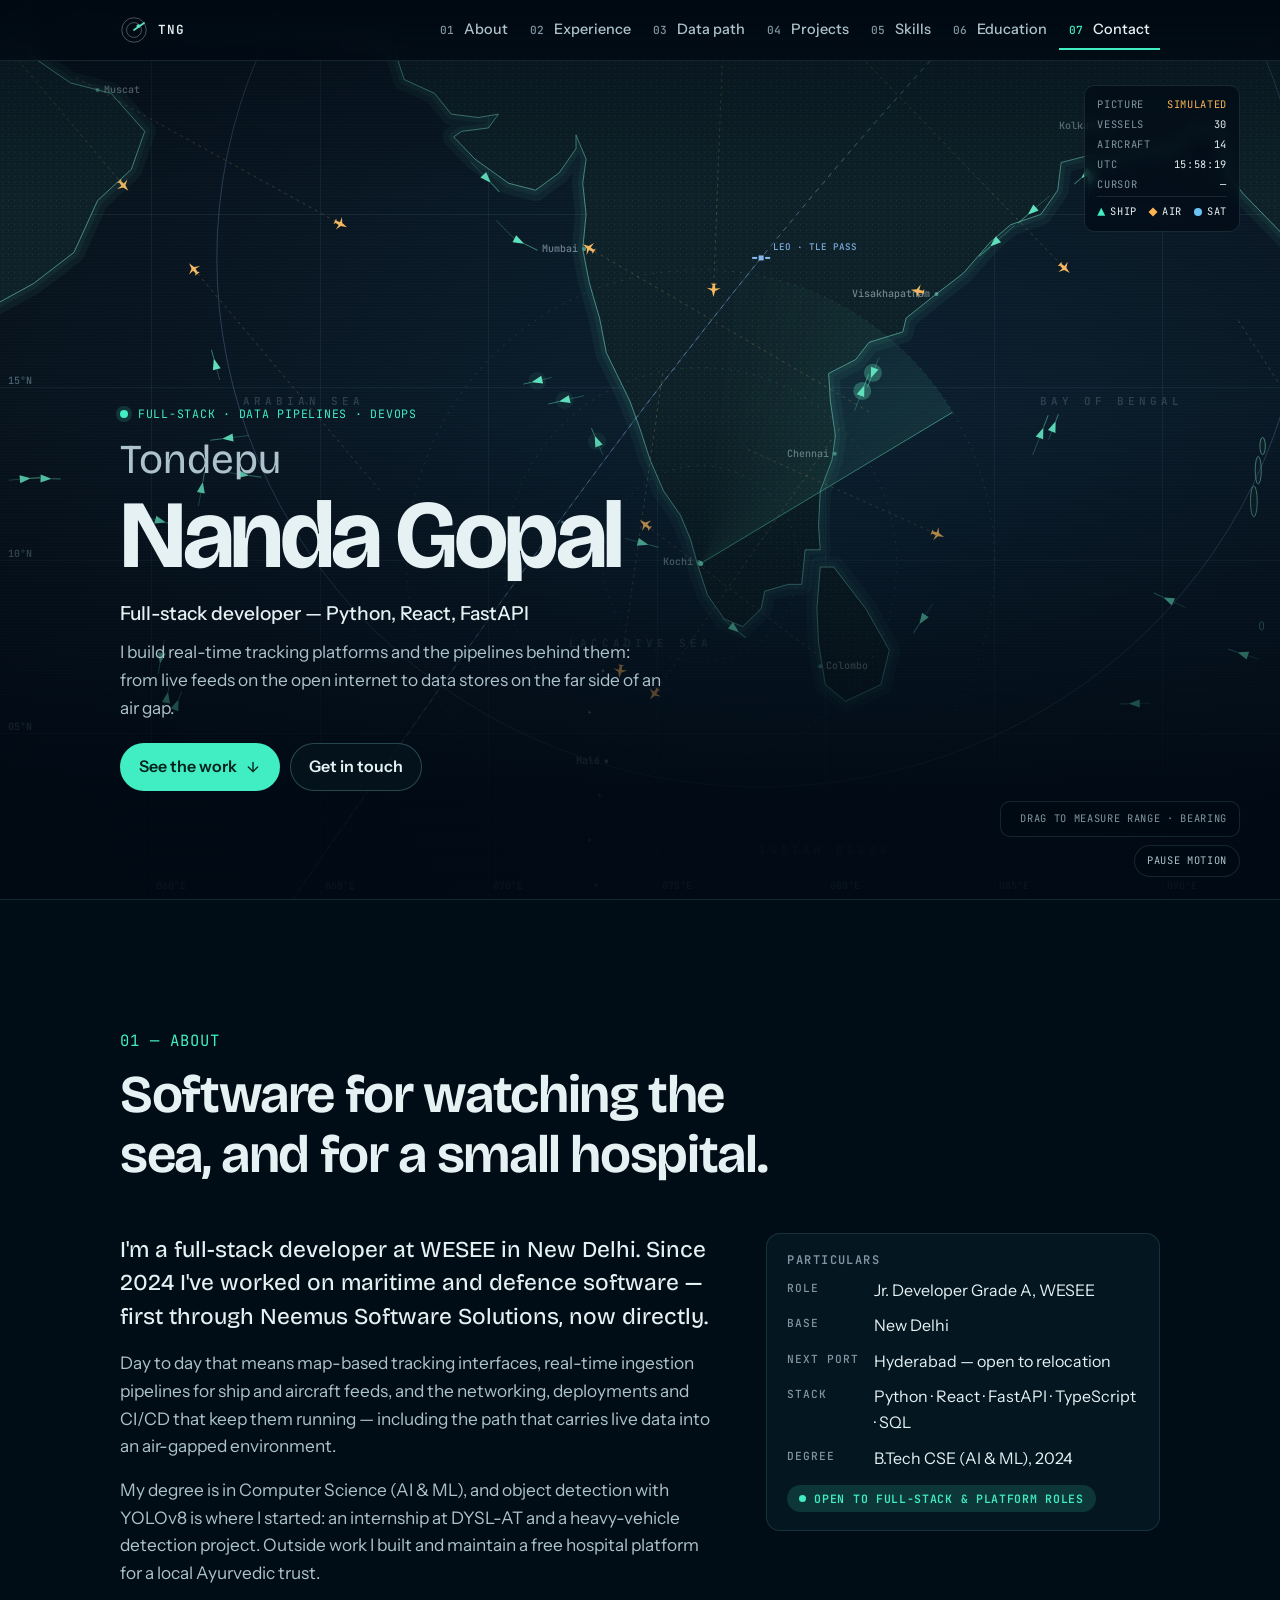
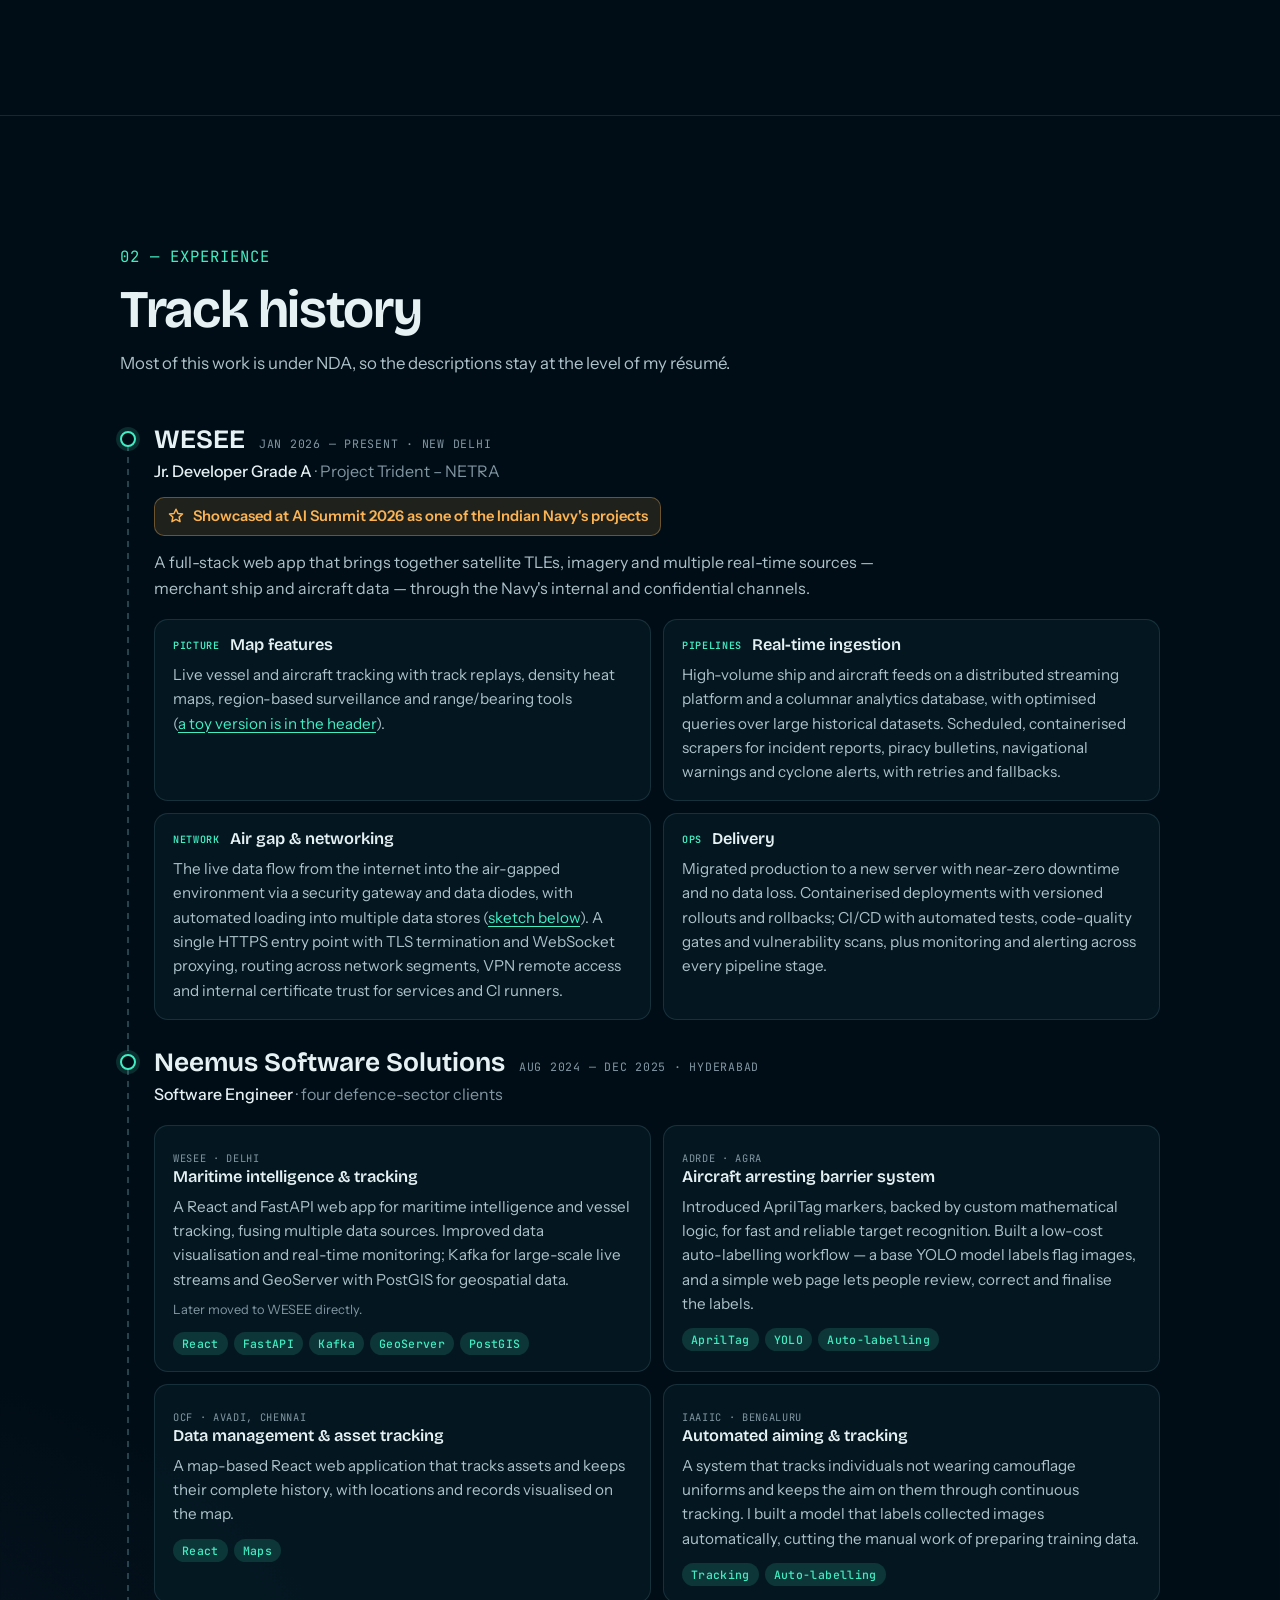
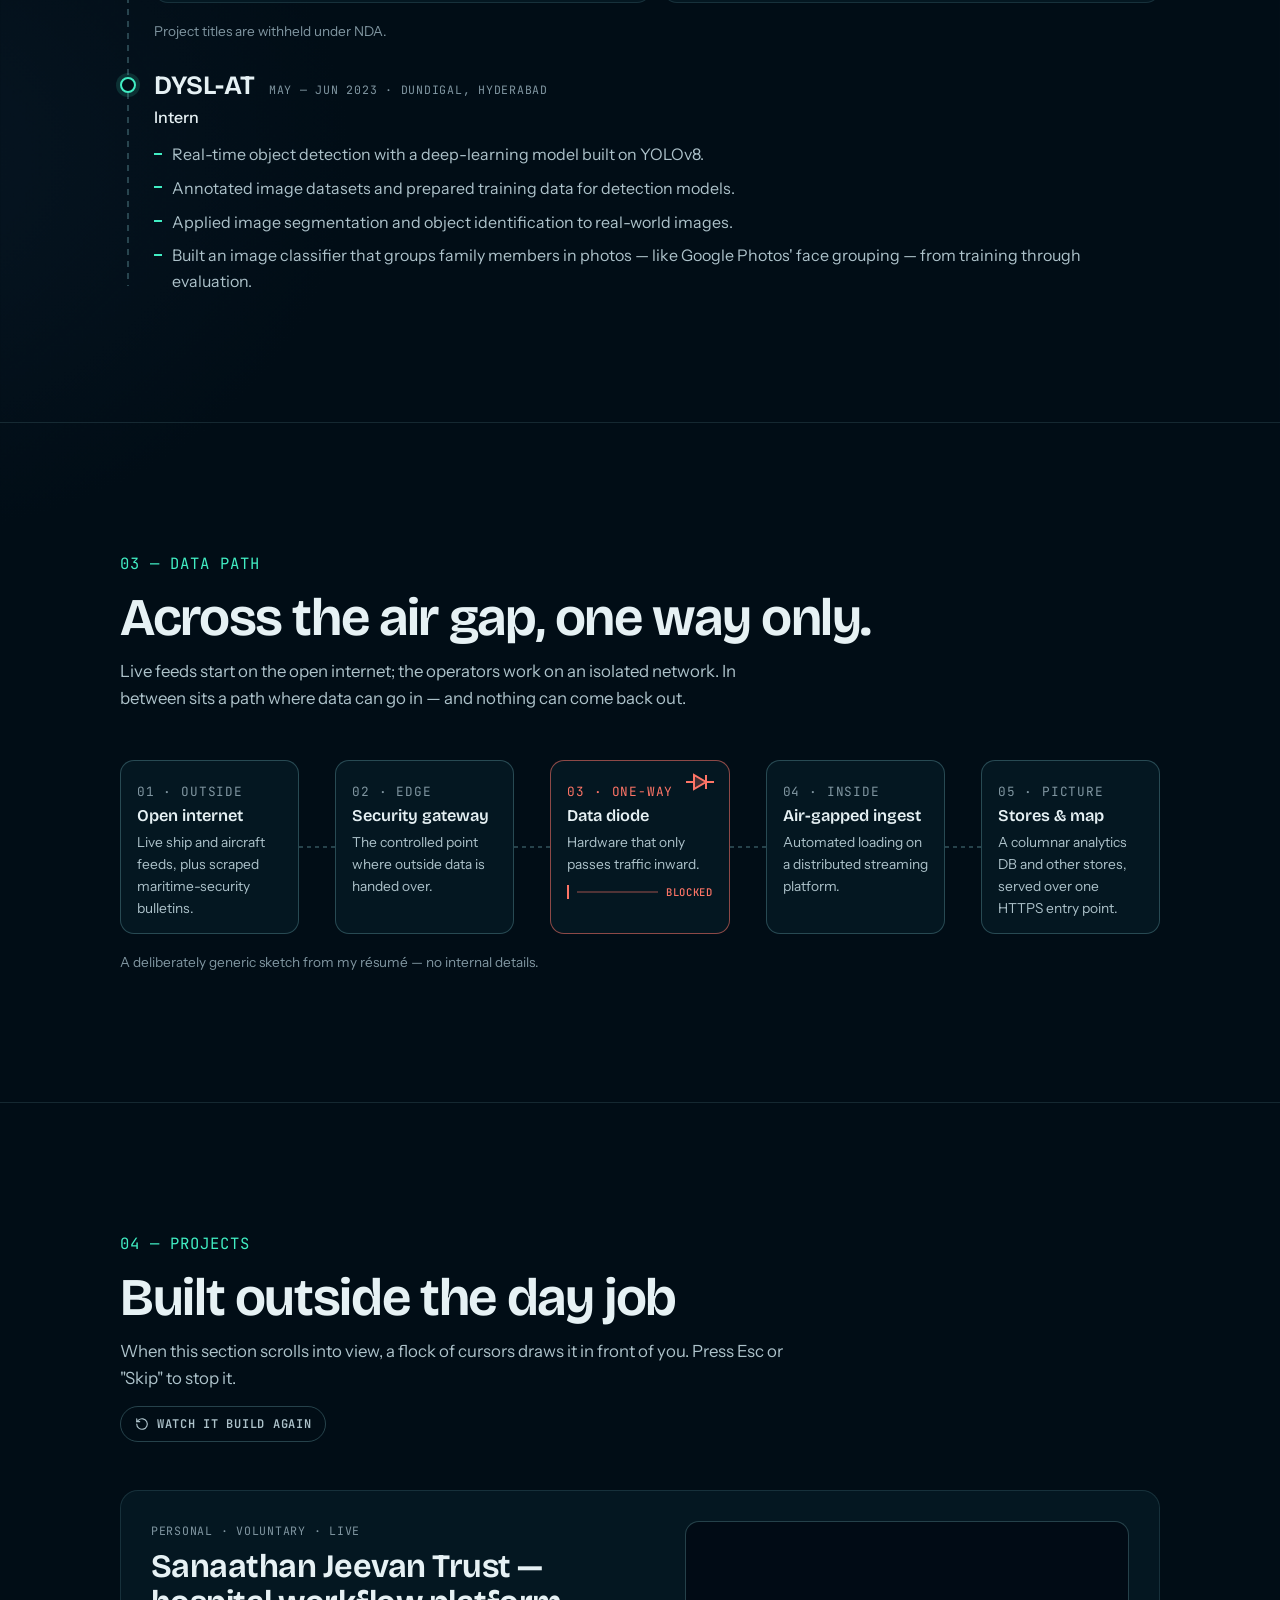
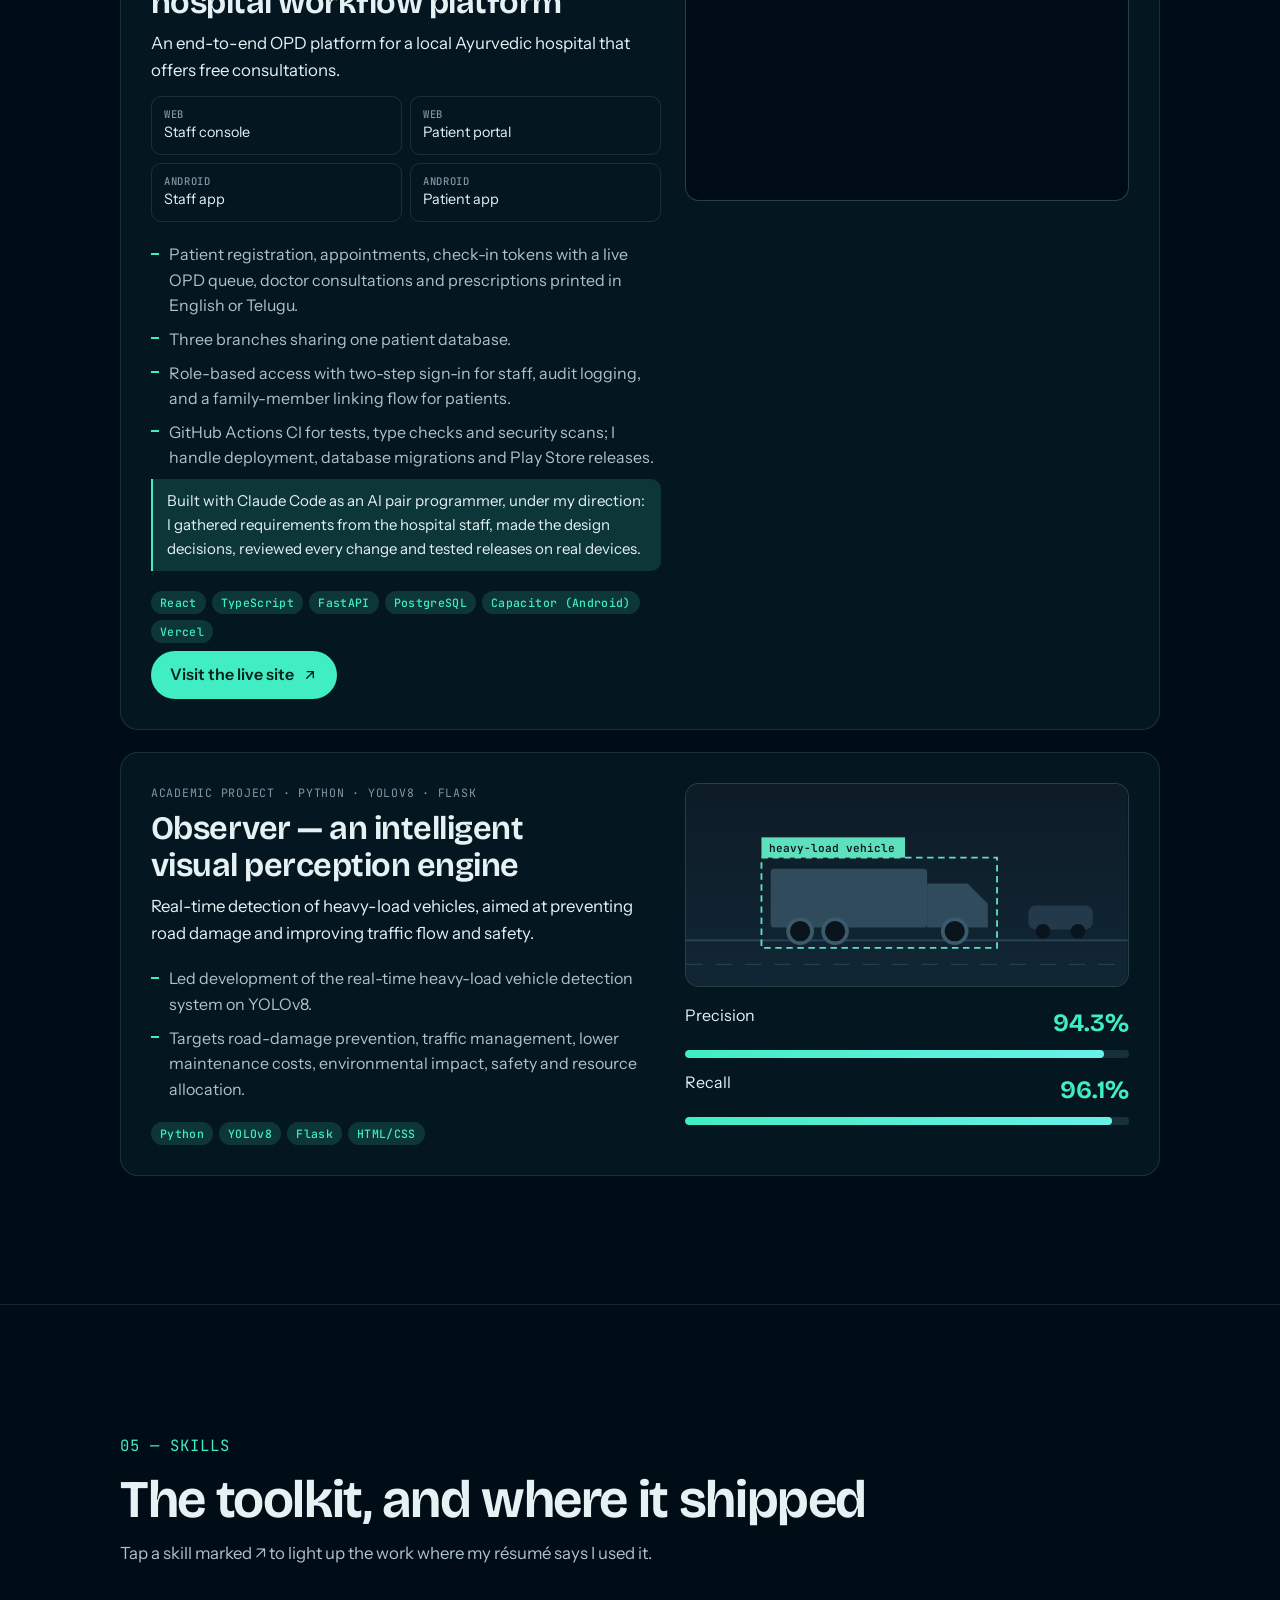
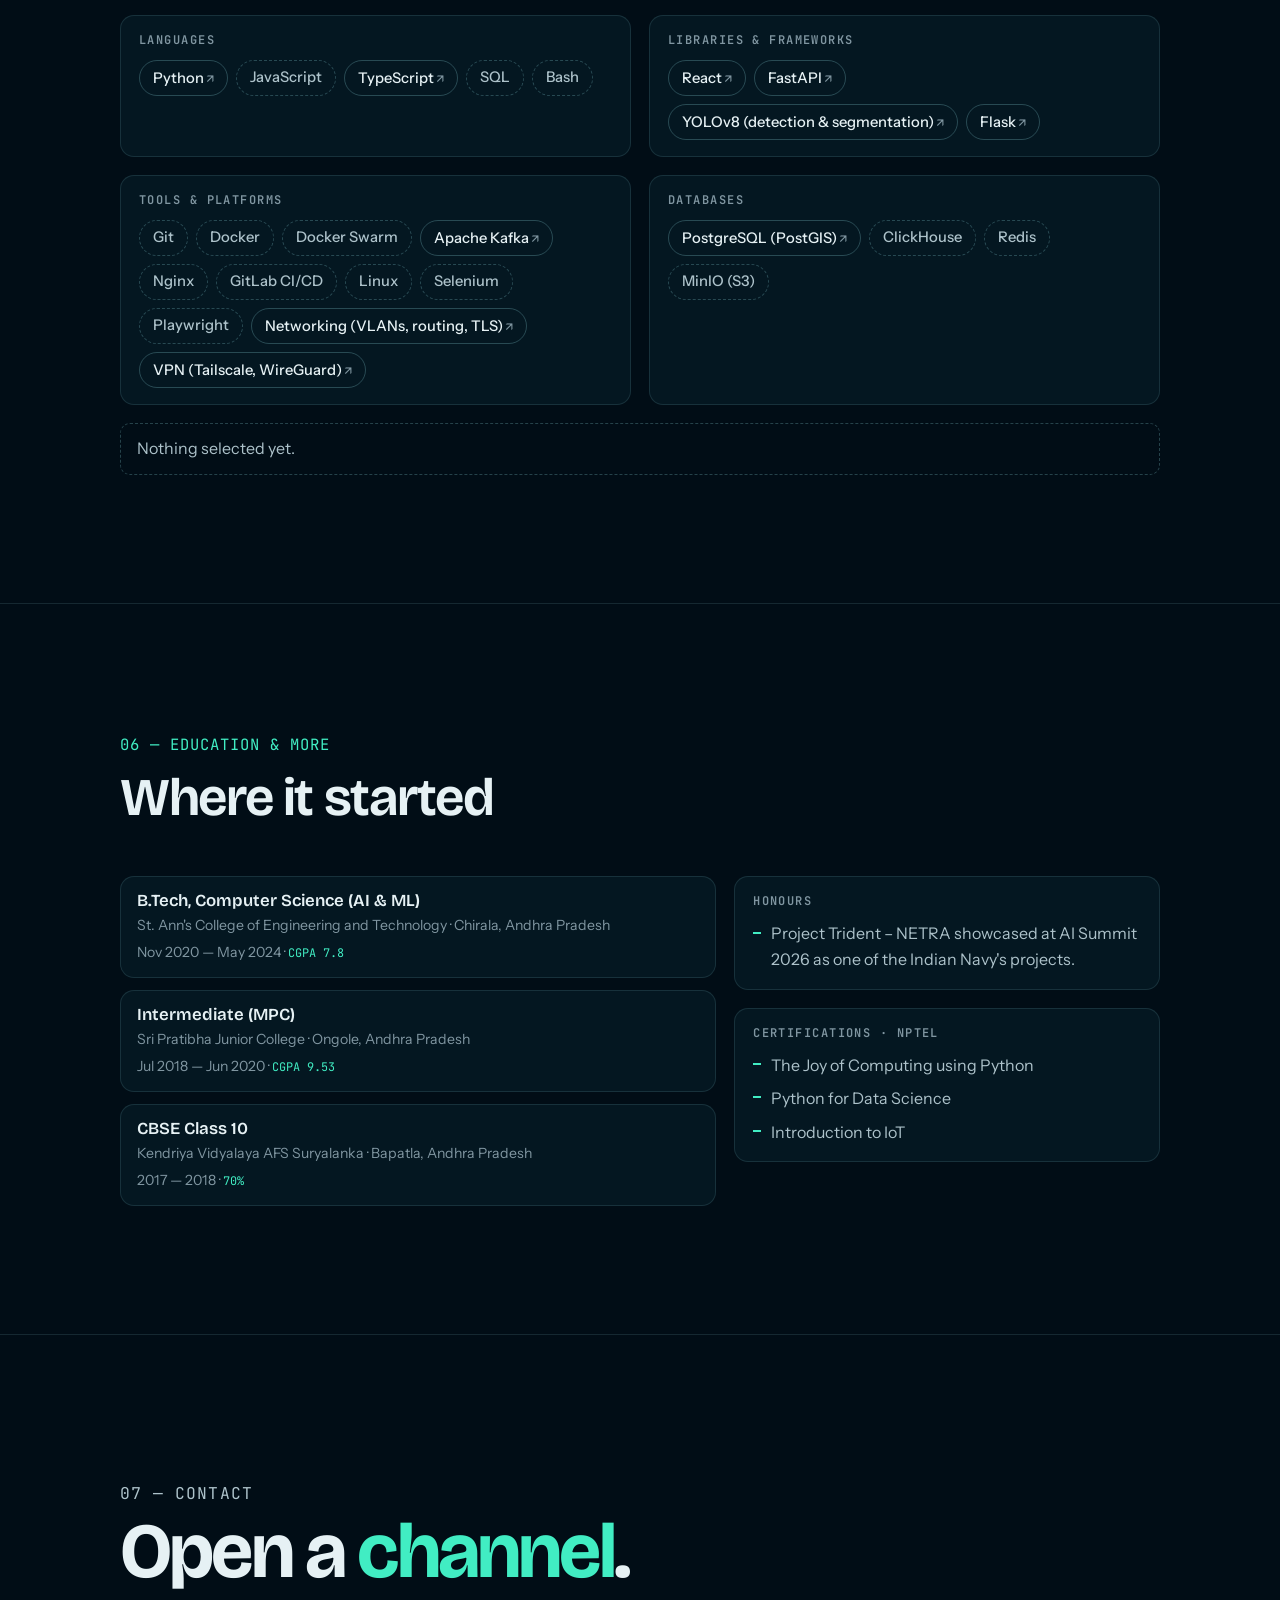
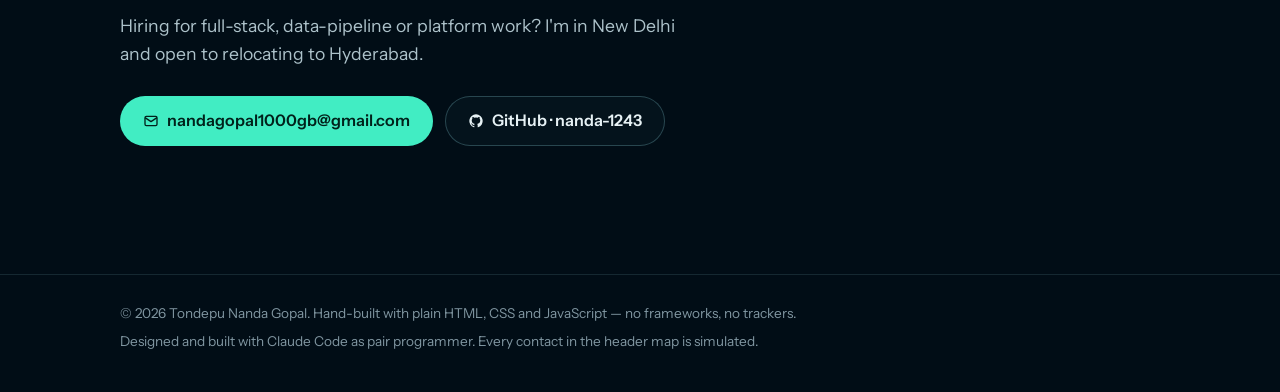
<file: index.html>
<!doctype html>
<html lang="en">
<head>
  <meta charset="utf-8" />
  <meta name="viewport" content="width=device-width, initial-scale=1" />
  <meta name="color-scheme" content="dark" />
  <meta name="theme-color" content="#0a141d" />
  <title>Tondepu Nanda Gopal — Full-stack developer</title>
  <meta name="description" content="Full-stack developer (Python, React, FastAPI) building real-time tracking platforms, data pipelines and DevOps for maritime and defence systems. Based in New Delhi, open to relocating to Hyderabad." />
  <link rel="canonical" href="https://nanda-1243.github.io/" />
  <link rel="icon" href="favicon.svg" type="image/svg+xml" />

  <meta property="og:type" content="website" />
  <meta property="og:title" content="Tondepu Nanda Gopal — Full-stack developer" />
  <meta property="og:description" content="Real-time tracking platforms, data pipelines across an air gap, and a free hospital platform built for a local trust." />
  <meta property="og:url" content="https://nanda-1243.github.io/" />
  <meta property="og:image" content="https://nanda-1243.github.io/og.png" />
  <meta property="og:image:width" content="1200" />
  <meta property="og:image:height" content="630" />
  <meta property="og:image:alt" content="Tondepu Nanda Gopal over a simulated maritime picture of the Indian Ocean" />
  <meta name="twitter:card" content="summary_large_image" />

  <link rel="preconnect" href="https://fonts.googleapis.com" />
  <link rel="preconnect" href="https://fonts.gstatic.com" crossorigin />
  <link rel="stylesheet" href="https://fonts.googleapis.com/css2?family=Bricolage+Grotesque:opsz,wght@12..96,400..800&family=Instrument+Sans:wght@400..700&family=JetBrains+Mono:wght@400;500;600&family=Noto+Sans+Telugu:wght@400;600&display=swap" />
  <link rel="stylesheet" href="assets/css/site.css" />

  <script type="application/ld+json">
  {
    "@context": "https://schema.org",
    "@type": "Person",
    "name": "Tondepu Nanda Gopal",
    "jobTitle": "Full-stack developer",
    "worksFor": { "@type": "Organization", "name": "WESEE" },
    "alumniOf": { "@type": "CollegeOrUniversity", "name": "St. Ann's College of Engineering and Technology, Chirala" },
    "address": { "@type": "PostalAddress", "addressLocality": "New Delhi", "addressCountry": "IN" },
    "knowsAbout": ["Python", "React", "FastAPI", "TypeScript", "PostgreSQL", "PostGIS", "Apache Kafka", "Docker", "YOLOv8", "Data pipelines", "DevOps"],
    "url": "https://nanda-1243.github.io/",
    "sameAs": ["https://github.com/nanda-1243"]
  }
  </script>

  <script src="assets/js/swarm-rebuild.js" defer></script>
  <script src="assets/js/op-picture.js" defer></script>
  <script src="assets/js/site.js" defer></script>
</head>
<body>
  <a class="skip-link" href="#main">Skip to content</a>

  <header class="site-header" id="site-header">
    <div class="header-inner" id="header-inner">
      <a class="brand" href="#top" aria-label="Tondepu Nanda Gopal — back to top">
        <svg viewBox="0 0 32 32" aria-hidden="true"><circle cx="16" cy="16" r="14" fill="none" stroke="currentColor" stroke-opacity=".35"/><circle cx="16" cy="16" r="8.5" fill="none" stroke="currentColor" stroke-opacity=".35"/><path d="M16 16 L27.5 8" stroke="#5fe0bd" stroke-width="2" stroke-linecap="round"/><circle cx="21" cy="11.5" r="2.2" fill="#5fe0bd"/></svg>
        TNG
      </a>
      <nav class="site-nav" aria-label="Primary">
        <button class="menu-button" type="button" popovertarget="site-menu" popovertargetaction="toggle" aria-controls="site-menu">
          <svg viewBox="0 0 24 24" aria-hidden="true" fill="none" stroke="currentColor" stroke-width="2" stroke-linecap="round"><path d="M4 7h16M4 12h16M4 17h16"/></svg>
          <span>Menu</span>
        </button>
        <ul id="site-menu" class="site-menu" popover="auto">
          <li><a href="#about"><span class="num">01</span>About</a></li>
          <li><a href="#experience"><span class="num">02</span>Experience</a></li>
          <li><a href="#data-path"><span class="num">03</span>Data path</a></li>
          <li><a href="#projects"><span class="num">04</span>Projects</a></li>
          <li><a href="#skills"><span class="num">05</span>Skills</a></li>
          <li><a href="#education"><span class="num">06</span>Education</a></li>
          <li><a href="#contact"><span class="num">07</span>Contact</a></li>
        </ul>
      </nav>
    </div>
    <div class="progress" id="progress"></div>
  </header>

  <main id="main">
    <!-- ================================================================ hero -->
    <section class="hero" id="top" aria-labelledby="hero-title">
      <canvas class="op-canvas" id="op-canvas" tabindex="0"
        role="img"
        aria-label="Simulated maritime and air picture of the Indian Ocean around India: moving vessel and aircraft tracks, a radar sweep and a satellite ground track. Drag (or tap two points) to measure range and bearing; use the arrow keys to step through contacts."></canvas>

      <dl class="hud hud-status" aria-label="Picture status">
        <dt>Picture</dt><dd class="sim">Simulated</dd>
        <dt>Vessels</dt><dd id="hud-ships">—</dd>
        <dt>Aircraft</dt><dd id="hud-air">—</dd>
        <dt class="opt">UTC</dt><dd class="opt" id="hud-clock">--:--:--</dd>
        <dt class="opt">Cursor</dt><dd class="opt" id="hud-pos">—</dd>
        <dd class="hud-legend opt" aria-hidden="true"><span><i class="v"></i>Ship</span><span><i class="a"></i>Air</span><span><i class="s"></i>Sat</span></dd>
      </dl>

      <div class="hero-copy">
        <p class="eyebrow mono">Full-stack · data pipelines · DevOps</p>
        <h1 id="hero-title"><span class="given">Tondepu</span>Nanda Gopal</h1>
        <p class="role">Full-stack developer — Python, React, FastAPI</p>
        <p class="lede">I build real-time tracking platforms and the pipelines behind them: from live feeds on the open internet to data stores on the far side of an air gap.</p>
        <div class="hero-actions">
          <a class="btn primary" href="#experience">See the work
            <svg viewBox="0 0 24 24" aria-hidden="true" fill="none" stroke="currentColor" stroke-width="2" stroke-linecap="round"><path d="M12 5v14M5 12l7 7 7-7"/></svg></a>
          <a class="btn" href="#contact">Get in touch</a>
        </div>
      </div>

      <div class="hud hud-tools">
        <p class="hud-readout" id="readout" aria-live="polite"><span class="hint" id="readout-hint">Drag to measure range · bearing</span></p>
        <button class="motion-toggle" type="button" id="motion-toggle">Pause motion</button>
      </div>
      <div class="contact-card" id="contact-card" hidden></div>
    </section>

    <!-- =============================================================== about -->
    <section class="section" id="about" tabindex="-1" aria-labelledby="about-title">
      <div class="wrap">
        <div class="section-head reveal">
          <p class="kicker mono">01 — About</p>
          <h2 id="about-title">Software for watching the sea, and for a small hospital.</h2>
        </div>
        <div class="about-grid">
          <div class="about-copy reveal">
            <p>I'm a full-stack developer at WESEE in New Delhi. Since 2024 I've worked on maritime and defence software — first through Neemus Software Solutions, now directly.</p>
            <p>Day to day that means map-based tracking interfaces, real-time ingestion pipelines for ship and aircraft feeds, and the networking, deployments and CI/CD that keep them running — including the path that carries live data into an air-gapped environment.</p>
            <p>My degree is in Computer Science (AI &amp; ML), and object detection with YOLOv8 is where I started: an internship at DYSL-AT and a heavy-vehicle detection project. Outside work I built and maintain a free hospital platform for a local Ayurvedic trust.</p>
          </div>
          <aside class="particulars reveal" aria-labelledby="particulars-title">
            <h3 id="particulars-title">Particulars</h3>
            <dl>
              <dt>Role</dt><dd>Jr. Developer Grade A, WESEE</dd>
              <dt>Base</dt><dd>New Delhi</dd>
              <dt>Next port</dt><dd>Hyderabad — open to relocation</dd>
              <dt>Stack</dt><dd>Python · React · FastAPI · TypeScript · SQL</dd>
              <dt>Degree</dt><dd>B.Tech CSE (AI &amp; ML), 2024</dd>
            </dl>
            <p class="availability">Open to full-stack &amp; platform roles</p>
          </aside>
        </div>
      </div>
    </section>

    <!-- ========================================================== experience -->
    <section class="section" id="experience" tabindex="-1" aria-labelledby="exp-title">
      <div class="wrap">
        <div class="section-head reveal">
          <p class="kicker mono">02 — Experience</p>
          <h2 id="exp-title">Track history</h2>
          <p>Most of this work is under NDA, so the descriptions stay at the level of my résumé.</p>
        </div>

        <ol class="timeline">
          <li class="fix reveal" data-id="netra">
            <div class="fix-head">
              <h3>WESEE</h3>
              <span class="when mono">Jan 2026 — present · New Delhi</span>
            </div>
            <p class="fix-role">Jr. Developer Grade A <span>· Project Trident – NETRA</span></p>
            <p class="badge">
              <svg viewBox="0 0 24 24" aria-hidden="true" fill="none" stroke="currentColor" stroke-width="2" stroke-linejoin="round"><path d="M12 3l2.6 5.6 6.1.7-4.5 4.2 1.2 6L12 16.6 6.6 19.5l1.2-6L3.3 9.3l6.1-.7z"/></svg>
              Showcased at AI Summit 2026 as one of the Indian Navy's projects
            </p>
            <p class="fix-summary">A full-stack web app that brings together satellite TLEs, imagery and multiple real-time sources — merchant ship and aircraft data — through the Navy's internal and confidential channels.</p>
            <div class="capabilities">
              <article class="cap">
                <h4><span class="mono">Picture</span>Map features</h4>
                <p>Live vessel and aircraft tracking with track replays, density heat maps, region-based surveillance and range/bearing tools (<a href="#op-canvas">a toy version is in the header</a>).</p>
              </article>
              <article class="cap">
                <h4><span class="mono">Pipelines</span>Real-time ingestion</h4>
                <p>High-volume ship and aircraft feeds on a distributed streaming platform and a columnar analytics database, with optimised queries over large historical datasets. Scheduled, containerised scrapers for incident reports, piracy bulletins, navigational warnings and cyclone alerts, with retries and fallbacks.</p>
              </article>
              <article class="cap">
                <h4><span class="mono">Network</span>Air gap &amp; networking</h4>
                <p>The live data flow from the internet into the air-gapped environment via a security gateway and data diodes, with automated loading into multiple data stores (<a href="#data-path">sketch below</a>). A single HTTPS entry point with TLS termination and WebSocket proxying, routing across network segments, VPN remote access and internal certificate trust for services and CI runners.</p>
              </article>
              <article class="cap">
                <h4><span class="mono">Ops</span>Delivery</h4>
                <p>Migrated production to a new server with near-zero downtime and no data loss. Containerised deployments with versioned rollouts and rollbacks; CI/CD with automated tests, code-quality gates and vulnerability scans, plus monitoring and alerting across every pipeline stage.</p>
              </article>
            </div>
          </li>

          <li class="fix reveal" data-id="neemus">
            <div class="fix-head">
              <h3>Neemus Software Solutions</h3>
              <span class="when mono">Aug 2024 — Dec 2025 · Hyderabad</span>
            </div>
            <p class="fix-role">Software Engineer <span>· four defence-sector clients</span></p>
            <div class="clients">
              <article class="client" data-id="neemus-wesee">
                <p class="where">WESEE · Delhi</p>
                <h4>Maritime intelligence &amp; tracking</h4>
                <p>A React and FastAPI web app for maritime intelligence and vessel tracking, fusing multiple data sources. Improved data visualisation and real-time monitoring; Kafka for large-scale live streams and GeoServer with PostGIS for geospatial data.</p>
                <p class="nda">Later moved to WESEE directly.</p>
                <ul class="chips" aria-label="Stack"><li>React</li><li>FastAPI</li><li>Kafka</li><li>GeoServer</li><li>PostGIS</li></ul>
              </article>
              <article class="client" data-id="adrde">
                <p class="where">ADRDE · Agra</p>
                <h4>Aircraft arresting barrier system</h4>
                <p>Introduced AprilTag markers, backed by custom mathematical logic, for fast and reliable target recognition. Built a low-cost auto-labelling workflow — a base YOLO model labels flag images, and a simple web page lets people review, correct and finalise the labels.</p>
                <ul class="chips" aria-label="Techniques"><li>AprilTag</li><li>YOLO</li><li>Auto-labelling</li></ul>
              </article>
              <article class="client" data-id="ocf">
                <p class="where">OCF · Avadi, Chennai</p>
                <h4>Data management &amp; asset tracking</h4>
                <p>A map-based React web application that tracks assets and keeps their complete history, with locations and records visualised on the map.</p>
                <ul class="chips" aria-label="Stack"><li>React</li><li>Maps</li></ul>
              </article>
              <article class="client" data-id="iaaiic">
                <p class="where">IAAIIC · Bengaluru</p>
                <h4>Automated aiming &amp; tracking</h4>
                <p>A system that tracks individuals not wearing camouflage uniforms and keeps the aim on them through continuous tracking. I built a model that labels collected images automatically, cutting the manual work of preparing training data.</p>
                <ul class="chips" aria-label="Techniques"><li>Tracking</li><li>Auto-labelling</li></ul>
              </article>
            </div>
            <p class="dp-caption">Project titles are withheld under NDA.</p>
          </li>

          <li class="fix reveal" data-id="dysl">
            <div class="fix-head">
              <h3>DYSL-AT</h3>
              <span class="when mono">May — Jun 2023 · Dundigal, Hyderabad</span>
            </div>
            <p class="fix-role">Intern</p>
            <ul class="plain-list">
              <li>Real-time object detection with a deep-learning model built on YOLOv8.</li>
              <li>Annotated image datasets and prepared training data for detection models.</li>
              <li>Applied image segmentation and object identification to real-world images.</li>
              <li>Built an image classifier that groups family members in photos — like Google Photos' face grouping — from training through evaluation.</li>
            </ul>
          </li>
        </ol>
      </div>
    </section>

    <!-- =========================================================== data path -->
    <section class="section" id="data-path" tabindex="-1" aria-labelledby="dp-title">
      <div class="wrap">
        <div class="section-head reveal">
          <p class="kicker mono">03 — Data path</p>
          <h2 id="dp-title">Across the air gap, one way only.</h2>
          <p>Live feeds start on the open internet; the operators work on an isolated network. In between sits a path where data can go in — and nothing can come back out.</p>
        </div>

        <figure class="dp reveal" id="dp" aria-labelledby="dp-cap">
          <div class="dp-flow">
            <div class="dp-node">
              <p class="step mono">01 · Outside</p>
              <h3>Open internet</h3>
              <p>Live ship and aircraft feeds, plus scraped maritime-security bulletins.</p>
            </div>
            <div class="dp-link" aria-hidden="true"><span class="packet"></span><span class="packet"></span><span class="packet"></span></div>
            <div class="dp-node">
              <p class="step mono">02 · Edge</p>
              <h3>Security gateway</h3>
              <p>The controlled point where outside data is handed over.</p>
            </div>
            <div class="dp-link" aria-hidden="true"><span class="packet"></span><span class="packet"></span><span class="packet"></span></div>
            <div class="dp-node diode">
              <svg class="diode-icon" viewBox="0 0 30 18" aria-hidden="true" fill="none" stroke="currentColor" stroke-width="2"><path d="M1 9h8M21 9h8"/><path d="M9 2v14l12-7z" fill="currentColor" fill-opacity=".25"/><path d="M21 2v14"/></svg>
              <p class="step mono">03 · One-way</p>
              <h3>Data diode</h3>
              <p>Hardware that only passes traffic inward.</p>
              <div class="backflow" aria-hidden="true"><span class="stop"></span><span class="lane"><span class="ret"></span></span><span>blocked</span></div>
            </div>
            <div class="dp-link" aria-hidden="true"><span class="packet"></span><span class="packet"></span><span class="packet"></span></div>
            <div class="dp-node">
              <p class="step mono">04 · Inside</p>
              <h3>Air-gapped ingest</h3>
              <p>Automated loading on a distributed streaming platform.</p>
            </div>
            <div class="dp-link" aria-hidden="true"><span class="packet"></span><span class="packet"></span><span class="packet"></span></div>
            <div class="dp-node">
              <p class="step mono">05 · Picture</p>
              <h3>Stores &amp; map</h3>
              <p>A columnar analytics DB and other stores, served over one HTTPS entry point.</p>
            </div>
          </div>
          <figcaption class="dp-caption" id="dp-cap">A deliberately generic sketch from my résumé — no internal details.</figcaption>
        </figure>
      </div>
    </section>

    <!-- ============================================================ projects -->
    <section class="section" id="projects" tabindex="-1" aria-labelledby="proj-title">
      <div class="wrap">
        <div class="section-head">
          <p class="kicker mono">04 — Projects</p>
          <h2 id="proj-title">Built outside the day job</h2>
          <p>When this section scrolls into view, a flock of cursors draws it in front of you. Press Esc or "Skip" to stop it.</p>
          <button class="rebuild-btn" type="button" id="rebuild-btn">
            <svg viewBox="0 0 24 24" aria-hidden="true" fill="none" stroke="currentColor" stroke-width="2" stroke-linecap="round"><path d="M3 12a9 9 0 1 0 3-6.7L3 8"/><path d="M3 3v5h5"/></svg>
            Watch it build again
          </button>
        </div>

        <div class="projects" id="projects-list">
          <article class="project split" data-id="sjt">
            <div class="project-head">
              <p class="meta mono">Personal · voluntary · live</p>
              <h3>Sanaathan Jeevan Trust — hospital workflow platform</h3>
              <p class="tagline">An end-to-end OPD platform for a local Ayurvedic hospital that offers free consultations.</p>
              <ul class="surfaces" aria-label="Four surfaces">
                <li><span>Web</span>Staff console</li>
                <li><span>Web</span>Patient portal</li>
                <li><span>Android</span>Staff app</li>
                <li><span>Android</span>Patient app</li>
              </ul>
              <ul class="plain-list">
                <li>Patient registration, appointments, check-in tokens with a live OPD queue, doctor consultations and prescriptions printed in English or Telugu.</li>
                <li>Three branches sharing one patient database.</li>
                <li>Role-based access with two-step sign-in for staff, audit logging, and a family-member linking flow for patients.</li>
                <li>GitHub Actions CI for tests, type checks and security scans; I handle deployment, database migrations and Play Store releases.</li>
              </ul>
              <p class="ai-note">Built with Claude Code as an AI pair programmer, under my direction: I gathered requirements from the hospital staff, made the design decisions, reviewed every change and tested releases on real devices.</p>
              <ul class="chips" aria-label="Stack"><li>React</li><li>TypeScript</li><li>FastAPI</li><li>PostgreSQL</li><li>Capacitor (Android)</li><li>Vercel</li></ul>
              <div class="project-links">
                <a class="btn primary" href="https://vaidya-opd.vercel.app/about" rel="noopener" target="_blank">Visit the live site <span class="visually-hidden">(opens in a new tab)</span>
                  <svg viewBox="0 0 24 24" aria-hidden="true" fill="none" stroke="currentColor" stroke-width="2" stroke-linecap="round"><path d="M7 17 17 7M8 7h9v9"/></svg></a>
              </div>
            </div>

            <div class="queue" id="queue" aria-label="Illustration of the OPD queue moving through four stages">
              <div class="queue-top">
                <span class="mono">OPD queue · illustration</span>
                <button class="lang-toggle" type="button" id="lang-toggle" aria-label="Show stage names in Telugu">తెలుగు</button>
              </div>
              <div class="queue-cols">
                <div class="q-col"><h4 data-en="Registered" data-te="నమోదు">Registered</h4><ul class="q-list"></ul></div>
                <div class="q-col"><h4 data-en="Waiting" data-te="వేచి ఉన్నారు">Waiting</h4><ul class="q-list"></ul></div>
                <div class="q-col"><h4 data-en="With doctor" data-te="వైద్యుడి వద్ద">With doctor</h4><ul class="q-list"></ul></div>
                <div class="q-col"><h4 data-en="Rx printed" data-te="మందుల చీటీ">Rx printed</h4><ul class="q-list"></ul></div>
              </div>
              <p class="queue-note">Tokens are made up; the stages mirror the real flow.</p>
            </div>
          </article>

          <article class="project split" data-id="observer">
            <div class="project-head">
              <p class="meta mono">Academic project · Python · YOLOv8 · Flask</p>
              <h3>Observer — an intelligent visual perception engine</h3>
              <p class="tagline">Real-time detection of heavy-load vehicles, aimed at preventing road damage and improving traffic flow and safety.</p>
              <ul class="plain-list">
                <li>Led development of the real-time heavy-load vehicle detection system on YOLOv8.</li>
                <li>Targets road-damage prevention, traffic management, lower maintenance costs, environmental impact, safety and resource allocation.</li>
              </ul>
              <ul class="chips" aria-label="Stack"><li>Python</li><li>YOLOv8</li><li>Flask</li><li>HTML/CSS</li></ul>
            </div>
            <div class="observer-vis">
              <div class="detect">
                <svg viewBox="0 0 480 220" role="img" aria-label="Illustration: a heavy truck on a road inside a detection box labelled heavy-load vehicle">
                  <defs><linearGradient id="road" x1="0" x2="0" y1="0" y2="1"><stop offset="0" stop-color="#0d1c27"/><stop offset="1" stop-color="#112634"/></linearGradient></defs>
                  <rect width="480" height="220" fill="url(#road)"/>
                  <path d="M0 170h480" stroke="#2b4656" stroke-width="2"/>
                  <path d="M0 196h480" stroke="#2b4656" stroke-width="1" stroke-dasharray="18 14"/>
                  <g fill="#2f4b5c">
                    <rect x="92" y="92" width="170" height="64" rx="4"/>
                    <path d="M262 108h44l22 22v26h-66z"/>
                    <circle cx="124" cy="160" r="13" fill="#0a141d" stroke="#3b5a6b" stroke-width="4"/>
                    <circle cx="162" cy="160" r="13" fill="#0a141d" stroke="#3b5a6b" stroke-width="4"/>
                    <circle cx="292" cy="160" r="13" fill="#0a141d" stroke="#3b5a6b" stroke-width="4"/>
                  </g>
                  <g fill="#24394a"><rect x="372" y="132" width="70" height="26" rx="8"/><circle cx="388" cy="160" r="8" fill="#0a141d"/><circle cx="426" cy="160" r="8" fill="#0a141d"/></g>
                  <rect x="82" y="80" width="256" height="98" fill="none" stroke="#5fe0bd" stroke-width="2" stroke-dasharray="7 5"/>
                  <rect x="82" y="58" width="156" height="22" fill="#5fe0bd"/>
                  <text x="90" y="74" font-family="JetBrains Mono, monospace" font-size="12" font-weight="600" fill="#0a141d">heavy-load vehicle</text>
                </svg>
              </div>
              <div class="meters">
                <div class="meter">
                  <div class="meter-top"><span>Precision</span><b>94.3%</b></div>
                  <div class="meter-bar" aria-hidden="true"><i style="--v: 94.3"></i></div>
                </div>
                <div class="meter">
                  <div class="meter-top"><span>Recall</span><b>96.1%</b></div>
                  <div class="meter-bar" aria-hidden="true"><i style="--v: 96.1"></i></div>
                </div>
              </div>
            </div>
          </article>
        </div>
      </div>
    </section>

    <!-- ============================================================== skills -->
    <section class="section" id="skills" tabindex="-1" aria-labelledby="skills-title">
      <div class="wrap">
        <div class="section-head reveal">
          <p class="kicker mono">05 — Skills</p>
          <h2 id="skills-title">The toolkit, and where it shipped</h2>
          <p>Tap a skill marked ↗ to light up the work where my résumé says I used it.</p>
        </div>
        <div class="skills">
          <section class="skill-group reveal" aria-labelledby="sg-lang">
            <h3 id="sg-lang">Languages</h3>
            <ul class="skill-list">
              <li><button class="skill" type="button" aria-pressed="false" data-uses="observer">Python</button></li>
              <li><span class="skill static">JavaScript</span></li>
              <li><button class="skill" type="button" aria-pressed="false" data-uses="sjt">TypeScript</button></li>
              <li><span class="skill static">SQL</span></li>
              <li><span class="skill static">Bash</span></li>
            </ul>
          </section>
          <section class="skill-group reveal" aria-labelledby="sg-fw">
            <h3 id="sg-fw">Libraries &amp; frameworks</h3>
            <ul class="skill-list">
              <li><button class="skill" type="button" aria-pressed="false" data-uses="neemus-wesee ocf sjt">React</button></li>
              <li><button class="skill" type="button" aria-pressed="false" data-uses="neemus-wesee sjt">FastAPI</button></li>
              <li><button class="skill" type="button" aria-pressed="false" data-uses="dysl observer">YOLOv8 (detection &amp; segmentation)</button></li>
              <li><button class="skill" type="button" aria-pressed="false" data-uses="observer">Flask</button></li>
            </ul>
          </section>
          <section class="skill-group reveal" aria-labelledby="sg-tools">
            <h3 id="sg-tools">Tools &amp; platforms</h3>
            <ul class="skill-list">
              <li><span class="skill static">Git</span></li>
              <li><span class="skill static">Docker</span></li>
              <li><span class="skill static">Docker Swarm</span></li>
              <li><button class="skill" type="button" aria-pressed="false" data-uses="neemus-wesee">Apache Kafka</button></li>
              <li><span class="skill static">Nginx</span></li>
              <li><span class="skill static">GitLab CI/CD</span></li>
              <li><span class="skill static">Linux</span></li>
              <li><span class="skill static">Selenium</span></li>
              <li><span class="skill static">Playwright</span></li>
              <li><button class="skill" type="button" aria-pressed="false" data-uses="netra">Networking (VLANs, routing, TLS)</button></li>
              <li><button class="skill" type="button" aria-pressed="false" data-uses="netra">VPN (Tailscale, WireGuard)</button></li>
            </ul>
          </section>
          <section class="skill-group reveal" aria-labelledby="sg-db">
            <h3 id="sg-db">Databases</h3>
            <ul class="skill-list">
              <li><button class="skill" type="button" aria-pressed="false" data-uses="neemus-wesee sjt">PostgreSQL (PostGIS)</button></li>
              <li><span class="skill static">ClickHouse</span></li>
              <li><span class="skill static">Redis</span></li>
              <li><span class="skill static">MinIO (S3)</span></li>
            </ul>
          </section>
        </div>
        <p class="skill-note" id="skill-note" aria-live="polite">Nothing selected yet.</p>
      </div>
    </section>

    <!-- =========================================================== education -->
    <section class="section" id="education" tabindex="-1" aria-labelledby="edu-title">
      <div class="wrap">
        <div class="section-head reveal">
          <p class="kicker mono">06 — Education &amp; more</p>
          <h2 id="edu-title">Where it started</h2>
        </div>
        <div class="edu-grid">
          <ol class="edu-list">
            <li class="edu reveal">
              <h3>B.Tech, Computer Science (AI &amp; ML)</h3>
              <p class="where">St. Ann's College of Engineering and Technology · Chirala, Andhra Pradesh</p>
              <p class="when">Nov 2020 — May 2024 · <span class="score">CGPA 7.8</span></p>
            </li>
            <li class="edu reveal">
              <h3>Intermediate (MPC)</h3>
              <p class="where">Sri Pratibha Junior College · Ongole, Andhra Pradesh</p>
              <p class="when">Jul 2018 — Jun 2020 · <span class="score">CGPA 9.53</span></p>
            </li>
            <li class="edu reveal">
              <h3>CBSE Class 10</h3>
              <p class="where">Kendriya Vidyalaya AFS Suryalanka · Bapatla, Andhra Pradesh</p>
              <p class="when">2017 — 2018 · <span class="score">70%</span></p>
            </li>
          </ol>
          <div class="side-stack">
            <section class="mini reveal" aria-labelledby="awards-title">
              <h3 id="awards-title">Honours</h3>
              <ul class="plain-list"><li>Project Trident – NETRA showcased at AI Summit 2026 as one of the Indian Navy's projects.</li></ul>
            </section>
            <section class="mini reveal" aria-labelledby="certs-title">
              <h3 id="certs-title">Certifications · NPTEL</h3>
              <ul class="plain-list">
                <li>The Joy of Computing using Python</li>
                <li>Python for Data Science</li>
                <li>Introduction to IoT</li>
              </ul>
            </section>
          </div>
        </div>
      </div>
    </section>

    <!-- ============================================================= contact -->
    <section class="section contact" id="contact" tabindex="-1" aria-labelledby="contact-title">
      <div class="wrap">
        <p class="kicker mono">07 — Contact</p>
        <h2 id="contact-title">Open a <em>channel</em>.</h2>
        <p>Hiring for full-stack, data-pipeline or platform work? I'm in New Delhi and open to relocating to Hyderabad.</p>
        <div class="contact-actions">
          <a class="btn primary" id="mail-link" href="#contact" data-u="nandagopal1000gb" data-d="gmail.com">
            <svg viewBox="0 0 24 24" aria-hidden="true" fill="none" stroke="currentColor" stroke-width="2" stroke-linejoin="round"><rect x="3" y="5" width="18" height="14" rx="2"/><path d="m3 7 9 6 9-6"/></svg>
            <span id="mail-text">Email me</span>
          </a>
          <a class="btn" href="https://github.com/nanda-1243" rel="noopener me">
            <svg viewBox="0 0 24 24" aria-hidden="true" fill="currentColor"><path d="M12 2a10 10 0 0 0-3.2 19.5c.5.1.7-.2.7-.5v-1.7c-2.8.6-3.4-1.3-3.4-1.3-.5-1.2-1.1-1.5-1.1-1.5-.9-.6.1-.6.1-.6 1 .1 1.5 1 1.5 1 .9 1.6 2.4 1.1 3 .9.1-.7.4-1.1.6-1.4-2.2-.3-4.6-1.1-4.6-5a3.9 3.9 0 0 1 1-2.7c-.1-.3-.4-1.3.1-2.7 0 0 .8-.3 2.8 1a9.6 9.6 0 0 1 5 0c1.9-1.3 2.8-1 2.8-1 .5 1.4.2 2.4.1 2.7a3.9 3.9 0 0 1 1 2.7c0 3.9-2.4 4.7-4.6 5 .4.3.7.9.7 1.9V21c0 .3.2.6.7.5A10 10 0 0 0 12 2z"/></svg>
            GitHub · nanda-1243
          </a>
        </div>
        <noscript><p>Email: nandagopal1000gb [at] gmail [dot] com</p></noscript>
      </div>
    </section>
  </main>

  <footer class="site-footer">
    <div class="wrap">
      <p>© <span id="year">2026</span> Tondepu Nanda Gopal. Hand-built with plain HTML, CSS and JavaScript — no frameworks, no trackers.</p>
      <p>Designed and built with Claude Code as pair programmer. Every contact in the header map is simulated.</p>
    </div>
  </footer>
</body>
</html>
</file>
<file: assets/css/site.css>
/* Tondepu Nanda Gopal — portfolio.
   Nautical-chart / ops-console look: ink-navy water, sonar-green contacts,
   amber aircraft, chart graticules. Dark by design (color-scheme: dark). */

:root {
  color-scheme: dark;

  --bg: oklch(15% 0.03 240);
  --bg-2: oklch(18.5% 0.035 238);
  --panel: oklch(21% 0.035 236 / 0.78);
  --panel-solid: oklch(21% 0.035 236);
  --line: oklch(80% 0.06 210 / 0.14);
  --line-2: oklch(80% 0.07 205 / 0.28);
  --ink: oklch(95% 0.012 220);
  --ink-2: oklch(80% 0.025 225);
  --ink-3: oklch(66% 0.03 228);
  --acc: oklch(85% 0.15 172);        /* sonar green — vessels, focus, links */
  --acc-ink: oklch(22% 0.05 180);
  --acc-dim: oklch(85% 0.15 172 / 0.14);
  --amber: oklch(82% 0.14 72);       /* aircraft */
  --sky: oklch(78% 0.11 235);        /* satellite */
  --coral: oklch(72% 0.17 28);       /* blocked / alerts */

  --f-display: "Bricolage Grotesque", "Segoe UI", system-ui, sans-serif;
  --f-body: "Instrument Sans", "Segoe UI", system-ui, sans-serif;
  --f-mono: "JetBrains Mono", ui-monospace, "SFMono-Regular", Menlo, monospace;
  --f-te: "Noto Sans Telugu", "Nirmala UI", sans-serif;

  --max: 1120px;
  --gutter: clamp(16px, 4vw, 40px);
  --radius: 14px;
  --header-h: 60px;

  accent-color: var(--acc);
  scrollbar-color: oklch(55% 0.05 220) var(--bg);
}

*, *::before, *::after { box-sizing: border-box; }

html {
  background: var(--bg);
  -webkit-text-size-adjust: 100%;
  @media (prefers-reduced-motion: no-preference) {
    scroll-behavior: smooth;
  }
}

body {
  margin: 0;
  font-family: var(--f-body);
  font-size: 1rem;
  line-height: 1.6;
  color: var(--ink-2);
  background:
    radial-gradient(60rem 40rem at 85% -10%, oklch(30% 0.06 200 / 0.35), transparent 60%),
    radial-gradient(50rem 40rem at -10% 40%, oklch(28% 0.05 250 / 0.3), transparent 60%),
    var(--bg);
  overflow-x: clip;
  /* Fallback faces keep the web font's x-height, so the swap does not jump. */
  font-size-adjust: from-font;
}

/* Chart paper: a faint graticule over the whole page. */
body::before {
  content: "";
  position: fixed;
  inset: 0;
  pointer-events: none;
  z-index: -1;
  background-image:
    linear-gradient(var(--line) 1px, transparent 1px),
    linear-gradient(90deg, var(--line) 1px, transparent 1px);
  background-size: 96px 96px;
  mask-image: radial-gradient(ellipse at 50% 30%, #000 0%, transparent 75%);
  opacity: 0.35;
}

img, svg, canvas { display: block; max-width: 100%; }
a { color: var(--acc); text-underline-offset: 0.2em; text-decoration-thickness: 1px; }
a:hover { text-decoration-thickness: 2px; }
h1, h2, h3, h4 { font-family: var(--f-display); color: var(--ink); line-height: 1.1; margin: 0; text-wrap: balance; }
p { margin: 0; text-wrap: pretty; }
ul, ol { margin: 0; padding: 0; }
:focus-visible { outline: 2px solid var(--acc); outline-offset: 3px; border-radius: 4px; }
::selection { background: var(--acc); color: var(--acc-ink); }
[lang="te"] { font-family: var(--f-te); }

.mono { font-family: var(--f-mono); font-size: 0.78rem; letter-spacing: 0.06em; text-transform: uppercase; }
.visually-hidden {
  position: absolute !important; width: 1px; height: 1px; overflow: hidden;
  clip-path: inset(50%); white-space: nowrap;
}
.skip-link {
  position: absolute; left: 12px; top: -60px; z-index: 100;
  background: var(--acc); color: var(--acc-ink); padding: 10px 14px; border-radius: 8px;
  font-weight: 700; text-decoration: none;
}
.skip-link:focus { top: 12px; }

.wrap { max-width: var(--max); margin-inline: auto; padding-inline: var(--gutter); }

/* ----------------------------------------------------------- header / nav */
.site-header {
  position: fixed; inset: 0 0 auto; z-index: 50;
  background: linear-gradient(180deg, oklch(13% 0.03 240 / 0.92), oklch(13% 0.03 240 / 0.7));
  backdrop-filter: blur(10px);
  -webkit-backdrop-filter: blur(10px);
  border-bottom: 1px solid var(--line);
}
.header-inner {
  max-width: var(--max); margin-inline: auto; padding-inline: var(--gutter);
  height: var(--header-h); display: flex; align-items: center; gap: 16px;
}
.header-inner > * { flex-shrink: 0; white-space: nowrap; }
.brand {
  display: inline-flex; align-items: center; gap: 10px; color: var(--ink);
  text-decoration: none; font-family: var(--f-mono); font-weight: 600; font-size: 0.85rem; letter-spacing: 0.08em;
}
.brand svg { width: 28px; height: 28px; }
.site-nav { margin-left: auto; }
.menu-button {
  anchor-name: --menu-button;
  display: inline-flex; align-items: center; gap: 8px;
  background: transparent; color: var(--ink); border: 1px solid var(--line-2); border-radius: 999px;
  padding: 7px 14px; font: 600 0.82rem var(--f-mono); letter-spacing: 0.06em; text-transform: uppercase; cursor: pointer;
}
.menu-button svg { width: 16px; height: 16px; }

.site-menu {
  list-style: none;
  /* Collapsed (default, and without script): a native popover under the button. */
  position: fixed;
  inset: auto;
  inset-block-start: calc(var(--header-h) + 4px);
  inset-block-start: anchor(--menu-button bottom);
  inset-inline-end: var(--gutter);
  inline-size: min(80dvw, 20rem);
  max-inline-size: calc(100dvw - 2rem);
  block-size: fit-content;
  max-block-size: calc(100dvh - 6rem);
  margin: 8px 0 0;
  overflow: auto;
  padding: 8px;
  background: var(--panel-solid);
  color: var(--ink);
  border: 1px solid var(--line-2);
  border-radius: var(--radius);
  box-shadow: 0 24px 60px oklch(5% 0.02 240 / 0.6);
  scroll-target-group: auto;
}
.site-menu a {
  display: flex; align-items: baseline; gap: 10px; padding: 10px 12px; border-radius: 10px;
  color: var(--ink-2); text-decoration: none; font-weight: 500;
}
.site-menu a .num { font: 500 0.7rem var(--f-mono); color: var(--ink-3); }
.site-menu a:hover { background: var(--acc-dim); color: var(--ink); }
.site-menu a:is(:target-current, .target-current) { color: var(--ink); box-shadow: inset 2px 0 0 var(--acc); }
.site-menu a:is(:target-current, .target-current) .num { color: var(--acc); }
.site-header.is-wide .menu-button { display: none; }
.site-header.is-wide .site-menu {
  position: static; display: flex; align-items: center; gap: 2px;
  inline-size: auto; max-inline-size: none; block-size: auto; max-block-size: none;
  overflow: visible; margin: 0; padding: 0; border: 0; background: transparent; box-shadow: none;
}
.site-header.is-wide .site-menu::backdrop { display: none; }
.site-header.is-wide .site-menu a { padding: 8px 10px; font-size: 0.9rem; }
.site-header.is-wide .site-menu a:is(:target-current, .target-current) { box-shadow: inset 0 -2px 0 var(--acc); border-radius: 6px 6px 0 0; }
.site-header.is-measuring * { transition: none !important; }
.site-menu:popover-open {
  @media (prefers-reduced-motion: no-preference) {
    transition: opacity 0.18s ease-out, translate 0.18s ease-out, display 0.18s, overlay 0.18s;
    transition-behavior: allow-discrete;
    @starting-style { opacity: 0; translate: 0 -6px; }
  }
}

/* Scroll progress: native scroll timeline, JS fallback sets the transform. */
.progress {
  position: absolute; inset: auto 0 -1px; height: 2px; background: var(--acc);
  transform-origin: 0 50%; transform: scaleX(0);
}
@media (prefers-reduced-motion: no-preference) {
  @supports (animation-timeline: scroll()) {
    @keyframes grow-progress { from { transform: scaleX(0); } to { transform: scaleX(1); } }
    .progress { animation: grow-progress auto linear; animation-timeline: scroll(root); }
  }
}

/* --------------------------------------------------------------------- hero */
.hero {
  position: relative; height: 100svh; min-height: 640px; max-height: 1100px;
  overflow: hidden; isolation: isolate; border-bottom: 1px solid var(--line);
  /* The canvas loop pauses when the browser skips rendering this block. */
  content-visibility: auto;
  contain-intrinsic-size: auto 900px;
}
.op-canvas { position: absolute; inset: 0; width: 100%; height: 100%; touch-action: pan-y; cursor: crosshair; }
.op-canvas:focus-visible { outline-offset: -4px; }
.hero::after {
  content: ""; position: absolute; inset: 0; pointer-events: none; z-index: 1;
  background:
    linear-gradient(180deg, oklch(13% 0.03 240 / 0.55) 0%, transparent 22%, transparent 45%, oklch(13% 0.03 240 / 0.88) 88%),
    repeating-linear-gradient(0deg, oklch(100% 0 0 / 0.018) 0 1px, transparent 1px 3px);
}
.hero-copy {
  position: absolute; z-index: 2; left: 0; right: 0; bottom: 0;
  padding: 0 var(--gutter) clamp(84px, 12vh, 120px);
  max-width: var(--max); margin-inline: auto; pointer-events: none;
}
.hero-copy > * { pointer-events: auto; max-width: 40rem; }
.eyebrow { color: var(--acc); display: inline-flex; align-items: center; gap: 10px; }
.eyebrow::before { content: ""; width: 8px; height: 8px; border-radius: 50%; background: var(--acc); box-shadow: 0 0 0 4px var(--acc-dim); }
.hero h1 {
  margin-top: 14px;
  font-size: clamp(2.6rem, 9vw, 6.2rem);
  font-weight: 700; letter-spacing: -0.035em; line-height: 0.95;
}
.hero h1 .given { display: block; font-weight: 400; font-size: 0.42em; letter-spacing: 0; color: var(--ink-2); margin-bottom: 0.2em; }
.hero .role { margin-top: 16px; color: var(--ink); font-size: clamp(1rem, 2.4vw, 1.2rem); font-weight: 500; }
.hero .lede { margin-top: 10px; color: var(--ink-2); font-size: clamp(0.98rem, 2vw, 1.08rem); max-width: 34rem; }
.hero-actions { display: flex; flex-wrap: wrap; gap: 10px; margin-top: 22px; }
.btn {
  display: inline-flex; align-items: center; gap: 8px; min-height: 44px;
  padding: 10px 18px; border-radius: 999px; font-weight: 600; text-decoration: none;
  border: 1px solid var(--line-2); color: var(--ink); background: oklch(20% 0.03 236 / 0.6);
  transition: background-color 0.2s, border-color 0.2s, color 0.2s;
}
.btn:hover { border-color: var(--acc); }
.btn.primary { background: var(--acc); color: var(--acc-ink); border-color: transparent; }
.btn.primary:hover { background: oklch(90% 0.13 172); }
.btn svg { width: 16px; height: 16px; }

.hud {
  position: absolute; z-index: 2; font-family: var(--f-mono); font-size: 0.7rem; letter-spacing: 0.06em;
  color: var(--ink-2); text-transform: uppercase;
}
.hud-status {
  top: calc(var(--header-h) + 14px); right: var(--gutter);
  display: grid; grid-template-columns: auto auto; gap: 2px 14px;
  padding: 10px 12px; background: oklch(14% 0.03 240 / 0.66); border: 1px solid var(--line); border-radius: 10px;
  backdrop-filter: blur(6px); -webkit-backdrop-filter: blur(6px);
}
.hud-status dt { color: var(--ink-3); }
.hud-status dd { margin: 0; color: var(--ink); text-align: right; font-variant-numeric: tabular-nums; }
.hud-status .sim { color: var(--amber); }
.hud-legend { display: flex; gap: 12px; grid-column: 1 / -1; margin-top: 6px; padding-top: 6px; border-top: 1px solid var(--line); }
.hud-legend span { display: inline-flex; align-items: center; gap: 5px; }
.hud-legend i { width: 8px; height: 8px; display: inline-block; }
.hud-legend .v { background: var(--acc); clip-path: polygon(50% 0, 100% 100%, 0 100%); }
.hud-legend .a { background: var(--amber); transform: rotate(45deg) scale(0.8); }
.hud-legend .s { background: var(--sky); border-radius: 50%; }
.hud-tools {
  right: var(--gutter); bottom: 22px; display: flex; flex-direction: column; align-items: flex-end; gap: 8px;
}
.hud-readout {
  min-width: 15rem; padding: 8px 12px; border-radius: 10px; text-align: right;
  background: oklch(14% 0.03 240 / 0.72); border: 1px solid var(--line);
  color: var(--ink); font-variant-numeric: tabular-nums;
}
.hud-readout .hint { color: var(--ink-3); }
.hud-readout b { color: var(--acc); font-weight: 600; }
.motion-toggle {
  font: inherit; text-transform: uppercase; letter-spacing: 0.06em; cursor: pointer;
  color: var(--ink-2); background: oklch(14% 0.03 240 / 0.72); border: 1px solid var(--line);
  border-radius: 999px; padding: 6px 12px; min-height: 32px;
}
.motion-toggle:hover { color: var(--ink); border-color: var(--line-2); }
.contact-card {
  position: absolute; z-index: 3; pointer-events: none; min-width: 190px;
  padding: 10px 12px; border-radius: 10px; background: oklch(16% 0.035 238 / 0.94);
  border: 1px solid var(--line-2); box-shadow: 0 12px 30px oklch(5% 0.02 240 / 0.6);
  font-family: var(--f-mono); font-size: 0.7rem; letter-spacing: 0.04em; color: var(--ink-2); text-transform: uppercase;
}
.contact-card[hidden] { display: none; }
.contact-card strong { display: block; color: var(--ink); font-size: 0.8rem; margin-bottom: 4px; letter-spacing: 0.06em; }
.contact-card .k { color: var(--ink-3); }
.contact-card .tag { float: right; color: var(--acc); }
.contact-card .tag.air { color: var(--amber); }
.contact-card .tag.sat { color: var(--sky); }

@media (max-width: 720px) {
  .hero::after {
    background:
      linear-gradient(180deg, oklch(13% 0.03 240 / 0.55) 0%, transparent 18%, transparent 32%, oklch(13% 0.03 240 / 0.9) 62%),
      repeating-linear-gradient(0deg, oklch(100% 0 0 / 0.018) 0 1px, transparent 1px 3px);
  }
  .hud-status { left: auto; font-size: 0.62rem; padding: 8px 10px; }
  .hud-status .opt { display: none; }
  .hud-tools { left: var(--gutter); right: var(--gutter); bottom: 16px; flex-direction: row; justify-content: space-between; align-items: center; }
  .hud-readout { min-width: 0; flex: 1; text-align: left; font-size: 0.62rem; }
  .hero-copy { padding-bottom: 84px; }
}

/* ---------------------------------------------------------------- sections */
main > section { scroll-margin-top: calc(var(--header-h) + 8px); }
.section { padding-block: clamp(72px, 11vw, 128px); position: relative; }
.section + .section { border-top: 1px solid var(--line); }
.section-head { display: grid; gap: 10px; margin-bottom: clamp(28px, 5vw, 48px); }
.section-head .kicker { color: var(--acc); }
.section-head h2 { font-size: clamp(2rem, 5.4vw, 3.4rem); letter-spacing: -0.025em; font-weight: 650; }
.section-head p { max-width: 42rem; font-size: 1.05rem; }

/* Entry effect: native view timeline, IntersectionObserver fallback in JS. */
@media (prefers-reduced-motion: no-preference) {
  @supports ((animation-timeline: view()) and (animation-range: entry)) {
    @keyframes rise-in { from { opacity: 0; translate: 0 28px; } }
    .reveal {
      animation: rise-in auto ease-out backwards;
      animation-timeline: view();
      animation-range: entry 0% entry 70%;
    }
  }
  .reveal.io { opacity: 0; translate: 0 28px; transition: opacity 0.6s ease-out, translate 0.6s ease-out; }
  .reveal.io.is-in { opacity: 1; translate: 0 0; }
}

/* About */
.about-grid { display: grid; gap: 32px; }
.about-copy { display: grid; gap: 16px; font-size: 1.08rem; }
.about-copy p:first-child { color: var(--ink); font-size: clamp(1.2rem, 2.6vw, 1.45rem); line-height: 1.45; font-family: var(--f-display); font-weight: 450; }
.particulars {
  border: 1px solid var(--line); border-radius: var(--radius); background: var(--panel); padding: 18px 20px;
  align-self: start;
}
.particulars h3 { font: 600 0.75rem var(--f-mono); letter-spacing: 0.12em; color: var(--ink-3); text-transform: uppercase; margin-bottom: 10px; }
.particulars dl { margin: 0; display: grid; grid-template-columns: max-content 1fr; gap: 10px 16px; }
.particulars dt { font: 500 0.7rem var(--f-mono); letter-spacing: 0.08em; color: var(--ink-3); text-transform: uppercase; padding-top: 3px; }
.particulars dd { margin: 0; color: var(--ink); }
.availability {
  display: inline-flex; align-items: center; gap: 8px; margin-top: 14px; padding: 6px 12px; border-radius: 999px;
  background: var(--acc-dim); color: var(--acc); font: 600 0.72rem var(--f-mono); letter-spacing: 0.06em; text-transform: uppercase;
}
.availability::before { content: ""; width: 7px; height: 7px; border-radius: 50%; background: currentColor; }
@media (min-width: 900px) { .about-grid { grid-template-columns: 1.5fr 1fr; gap: 56px; } }

/* Experience: a ship's track — dated position fixes down a rail. */
.timeline { list-style: none; display: grid; gap: 28px; position: relative; }
.timeline::before {
  content: ""; position: absolute; left: 7px; top: 8px; bottom: 8px; width: 2px;
  background: repeating-linear-gradient(180deg, var(--line-2) 0 6px, transparent 6px 12px);
}
.fix { position: relative; padding-left: 34px; }
.fix::before {
  content: ""; position: absolute; left: 0; top: 6px; width: 16px; height: 16px; border-radius: 50%;
  border: 2px solid var(--acc); background: var(--bg);
  box-shadow: 0 0 0 4px var(--acc-dim);
}
.fix-head { display: flex; flex-wrap: wrap; align-items: baseline; gap: 6px 14px; }
.fix-head h3 { font-size: clamp(1.35rem, 3vw, 1.7rem); font-weight: 650; }
.fix-head .when { color: var(--ink-3); }
.fix-role { color: var(--ink); margin-top: 4px; font-weight: 500; }
.fix-role span { color: var(--ink-3); font-weight: 400; }
.badge {
  display: inline-flex; align-items: center; gap: 8px; margin-top: 12px; padding: 7px 12px; border-radius: 10px;
  background: oklch(82% 0.14 72 / 0.12); color: var(--amber); border: 1px solid oklch(82% 0.14 72 / 0.35);
  font-weight: 600; font-size: 0.92rem;
}
.badge svg { width: 18px; height: 18px; flex: none; }
.fix-summary { margin-top: 14px; max-width: 46rem; }
.capabilities { display: grid; gap: 12px; margin-top: 18px; }
@media (min-width: 760px) { .capabilities { grid-template-columns: 1fr 1fr; } }
.cap, .client {
  border: 1px solid var(--line); border-radius: var(--radius); padding: 16px 18px; background: var(--panel);
  transition: border-color 0.25s, opacity 0.25s;
}
.cap h4, .client h4 { font-size: 1.05rem; font-weight: 600; display: flex; align-items: center; gap: 10px; }
.cap h4 .mono, .client .mono { color: var(--acc); font-size: 0.68rem; }
.cap p, .client p { margin-top: 8px; font-size: 0.95rem; }
.cap a { white-space: nowrap; }
/* Hovering one card quietens its siblings. */
@media (hover: hover) {
  .capabilities:has(.cap:hover) .cap:not(:hover),
  .clients:has(.client:hover) .client:not(:hover) { opacity: 0.55; }
}
.cap:hover, .client:hover { border-color: var(--line-2); }
.clients { display: grid; gap: 12px; margin-top: 18px; }
@media (min-width: 760px) { .clients { grid-template-columns: 1fr 1fr; } }
.client .where { color: var(--ink-3); font-family: var(--f-mono); font-size: 0.7rem; letter-spacing: 0.06em; text-transform: uppercase; }
.client .nda { color: var(--ink-3); font-size: 0.8rem; margin-top: 8px; }
.chips { display: flex; flex-wrap: wrap; gap: 6px; margin-top: 12px; list-style: none; }
.chips li {
  font: 500 0.72rem var(--f-mono); letter-spacing: 0.03em; color: var(--acc);
  background: var(--acc-dim); padding: 4px 9px; border-radius: 999px;
}
.plain-list { list-style: none; display: grid; gap: 8px; margin-top: 12px; }
.plain-list li { padding-left: 18px; position: relative; }
.plain-list li::before { content: ""; position: absolute; left: 0; top: 0.65em; width: 8px; height: 2px; background: var(--acc); }
.is-linked { border-color: var(--acc) !important; box-shadow: 0 0 0 3px var(--acc-dim); opacity: 1 !important; }

/* Data path */
.dp { margin: 8px 0 0; }
.dp-flow { display: flex; flex-direction: column; align-items: stretch; }
.dp-node {
  position: relative; border: 1px solid var(--line-2); border-radius: var(--radius); background: var(--panel);
  padding: 14px 16px; min-height: 92px;
}
.dp-node .step { color: var(--ink-3); }
.dp-node h3 { font-size: 1.05rem; font-weight: 600; margin-top: 4px; }
.dp-node p { font-size: 0.86rem; margin-top: 6px; color: var(--ink-2); }
.dp-node.diode { border-color: oklch(72% 0.17 28 / 0.55); }
.dp-node.diode .step { color: var(--coral); padding-right: 38px; }
.diode-icon { position: absolute; top: 12px; right: 14px; width: 30px; height: 18px; color: var(--coral); }
.dp-link { position: relative; height: 40px; margin-inline: auto; width: 2px; background: repeating-linear-gradient(180deg, var(--line-2) 0 4px, transparent 4px 8px); }
.packet {
  position: absolute; left: 50%; top: 0; width: 8px; height: 8px; margin: -4px 0 0 -4px; border-radius: 50%;
  background: var(--acc); box-shadow: 0 0 10px var(--acc); opacity: 0;
}
.backflow { display: flex; align-items: center; gap: 8px; margin-top: 10px; font: 500 0.66rem var(--f-mono); letter-spacing: 0.06em; color: var(--coral); text-transform: uppercase; }
.backflow .lane { position: relative; flex: 1; height: 2px; background: oklch(72% 0.17 28 / 0.3); }
.backflow .ret { position: absolute; top: -3px; right: 0; width: 8px; height: 8px; border-radius: 50%; background: var(--coral); opacity: 0; }
.backflow .stop { width: 2px; height: 14px; background: var(--coral); }
.dp-caption { margin-top: 18px; font-size: 0.85rem; color: var(--ink-3); }
@media (min-width: 900px) {
  .dp-flow { flex-direction: row; align-items: stretch; }
  .dp-node { flex: 1 1 0; min-width: 0; }
  .dp-link { width: 36px; height: 2px; margin: auto 0; flex: none; background: repeating-linear-gradient(90deg, var(--line-2) 0 4px, transparent 4px 8px); }
  .packet { left: 0; top: 50%; margin: -4px 0 0 -4px; }
}
@media (prefers-reduced-motion: no-preference) {
  @keyframes pkt-y { 0% { top: 0; opacity: 0; } 15% { opacity: 1; } 85% { opacity: 1; } 100% { top: 100%; opacity: 0; } }
  @keyframes pkt-x { 0% { left: 0; opacity: 0; } 15% { opacity: 1; } 85% { opacity: 1; } 100% { left: 100%; opacity: 0; } }
  @keyframes ret { 0% { right: 0; opacity: 0; } 15% { opacity: 1; } 70% { right: calc(100% - 8px); opacity: 1; } 80%, 100% { right: calc(100% - 8px); opacity: 0; } }
  .dp.is-on .packet { animation: pkt-y 1.8s linear infinite; }
  .dp.is-on .packet:nth-child(2) { animation-delay: 0.6s; }
  .dp.is-on .packet:nth-child(3) { animation-delay: 1.2s; }
  .dp.is-on .ret { animation: ret 3.2s ease-in infinite; }
  @media (min-width: 900px) { .dp.is-on .packet { animation-name: pkt-x; } }
  .motion-paused .dp .packet, .motion-paused .dp .ret, .motion-paused .q-chip { animation-play-state: paused !important; }
}

/* Projects */
.projects { display: grid; gap: 22px; }
.project {
  border: 1px solid var(--line); border-radius: calc(var(--radius) + 4px); background: var(--panel);
  padding: clamp(18px, 3vw, 30px); display: grid; gap: 24px;
}
.project-head { display: grid; gap: 8px; }
.project h3 { font-size: clamp(1.5rem, 3.6vw, 2.1rem); font-weight: 650; letter-spacing: -0.015em; }
.project .tagline { color: var(--ink); font-size: 1.05rem; }
.project .meta { color: var(--ink-3); }
.surfaces { display: grid; grid-template-columns: repeat(2, minmax(0, 1fr)); gap: 8px; list-style: none; margin-top: 4px; }
.surfaces li { border: 1px solid var(--line); border-radius: 10px; padding: 10px 12px; font-size: 0.9rem; color: var(--ink); }
.surfaces li span { display: block; color: var(--ink-3); font: 500 0.66rem var(--f-mono); letter-spacing: 0.06em; text-transform: uppercase; }
.ai-note {
  border-left: 2px solid var(--acc); padding: 10px 14px; background: var(--acc-dim); border-radius: 0 10px 10px 0;
  font-size: 0.94rem; color: var(--ink);
}
.project-links { display: flex; flex-wrap: wrap; gap: 10px; }
@media (min-width: 960px) { .project.split { grid-template-columns: 1.15fr 1fr; align-items: start; } }

.queue {
  border: 1px solid var(--line-2); border-radius: var(--radius); background: oklch(13% 0.03 240 / 0.75); padding: 14px;
  content-visibility: auto; contain-intrinsic-size: auto 300px;
}
.queue-top { display: flex; justify-content: space-between; align-items: center; gap: 10px; margin-bottom: 12px; }
.queue-top .mono { color: var(--ink-3); }
.lang-toggle {
  font: 600 0.75rem var(--f-mono); letter-spacing: 0.04em; cursor: pointer; color: var(--ink);
  background: transparent; border: 1px solid var(--line-2); border-radius: 999px; padding: 6px 12px; min-height: 32px;
}
.queue-cols { display: grid; grid-template-columns: repeat(4, minmax(0, 1fr)); gap: 6px; }
.q-col { border: 1px dashed var(--line); border-radius: 10px; padding: 8px 6px; min-height: 176px; }
.q-col h4 { font: 600 0.62rem var(--f-mono); letter-spacing: 0.04em; color: var(--ink-3); text-transform: uppercase; min-height: 2.6em; }
.q-col h4[lang="te"] { font-family: var(--f-te); text-transform: none; font-size: 0.72rem; letter-spacing: 0; }
.q-list { list-style: none; display: grid; gap: 5px; margin-top: 6px; }
.q-chip {
  font: 600 0.7rem var(--f-mono); color: var(--acc-ink); background: var(--acc); border-radius: 6px; padding: 4px 6px; text-align: center;
}
.q-col:nth-child(2) .q-chip { background: oklch(78% 0.11 235); }
.q-col:nth-child(3) .q-chip { background: var(--amber); }
.q-col:nth-child(4) .q-chip { background: oklch(70% 0.03 230); }
@media (prefers-reduced-motion: no-preference) {
  @keyframes chip-in { from { opacity: 0; scale: 0.8; } }
  .q-chip.new { animation: chip-in 0.35s ease-out; }
}
.queue-note { margin-top: 10px; font-size: 0.78rem; color: var(--ink-3); }

.observer-vis { display: grid; gap: 16px; }
.detect { border: 1px solid var(--line-2); border-radius: var(--radius); overflow: hidden; background: oklch(13% 0.03 240 / 0.75); }
.detect svg { width: 100%; height: auto; }
.meters { display: grid; gap: 12px; }
.meter { display: grid; gap: 6px; }
.meter-top { display: flex; justify-content: space-between; color: var(--ink); }
.meter-top b { font-family: var(--f-display); font-size: 1.6rem; font-weight: 650; color: var(--acc); }
.meter-bar { height: 8px; border-radius: 99px; background: var(--line); overflow: hidden; }
.meter-bar i { display: block; height: 100%; width: calc(var(--v) * 1%); background: linear-gradient(90deg, var(--acc), oklch(88% 0.12 190)); border-radius: inherit; }
.rebuild-btn {
  display: inline-flex; align-items: center; gap: 8px; margin-top: 4px; justify-self: start;
  font: 600 0.75rem var(--f-mono); letter-spacing: 0.06em; text-transform: uppercase; cursor: pointer;
  color: var(--ink-2); background: transparent; border: 1px solid var(--line-2); border-radius: 999px; padding: 8px 14px; min-height: 36px;
}
.rebuild-btn:hover { color: var(--ink); border-color: var(--acc); }
.rebuild-btn svg { width: 14px; height: 14px; }

/* Skills */
.skills { display: grid; gap: 18px; }
@media (min-width: 900px) { .skills { grid-template-columns: repeat(2, minmax(0, 1fr)); } }
.skill-group { border: 1px solid var(--line); border-radius: var(--radius); padding: 16px 18px; background: var(--panel); }
.skill-group h3 { font: 600 0.75rem var(--f-mono); letter-spacing: 0.12em; color: var(--ink-3); text-transform: uppercase; }
.skill-list { display: flex; flex-wrap: wrap; gap: 8px; margin-top: 12px; list-style: none; }
.skill {
  font: 500 0.92rem var(--f-body); color: var(--ink); background: transparent; cursor: pointer;
  border: 1px solid var(--line-2); border-radius: 999px; padding: 7px 13px; min-height: 36px;
  transition: background-color 0.2s, border-color 0.2s, color 0.2s;
}
.skill[data-uses]::after { content: " ↗"; color: var(--ink-3); font-size: 0.8em; }
.skill:hover { border-color: var(--acc); }
.skill[aria-pressed="true"] { background: var(--acc); color: var(--acc-ink); border-color: transparent; }
.skill[aria-pressed="true"]::after { color: var(--acc-ink); }
.skill-note { margin-top: 18px; min-height: 3.2em; padding: 12px 16px; border-radius: 10px; border: 1px dashed var(--line-2); color: var(--ink-2); }
.skill-note a { font-weight: 600; }

/* Education & more */
.edu-grid { display: grid; gap: 18px; }
@media (min-width: 900px) { .edu-grid { grid-template-columns: 1.4fr 1fr; } }
.edu-list { list-style: none; display: grid; gap: 12px; }
.edu {
  border: 1px solid var(--line); border-radius: var(--radius); padding: 14px 16px; background: var(--panel);
  display: grid; gap: 4px;
}
.edu h3 { font-size: 1.08rem; font-weight: 600; }
.edu .where, .edu .when { color: var(--ink-3); font-size: 0.88rem; }
.edu .score { color: var(--acc); font-family: var(--f-mono); font-size: 0.8rem; }
.side-stack { display: grid; gap: 18px; align-content: start; }
.mini { border: 1px solid var(--line); border-radius: var(--radius); padding: 16px 18px; background: var(--panel); }
.mini h3 { font: 600 0.75rem var(--f-mono); letter-spacing: 0.12em; color: var(--ink-3); text-transform: uppercase; }

/* Contact */
.contact { text-align: left; }
.contact h2 { font-size: clamp(2.4rem, 8vw, 5rem); letter-spacing: -0.035em; font-weight: 700; }
.contact h2 em { font-style: normal; color: var(--acc); }
.contact p { margin-top: 16px; max-width: 36rem; font-size: 1.1rem; }
.contact-actions { display: flex; flex-wrap: wrap; gap: 12px; margin-top: 28px; }
.contact .btn { font-size: 1rem; min-height: 50px; padding-inline: 22px; }

.site-footer { border-top: 1px solid var(--line); padding-block: 28px 40px; color: var(--ink-3); font-size: 0.85rem; }
.site-footer .wrap { display: grid; gap: 6px; }

@media (forced-colors: active) {
  .site-menu a:is(:target-current, .target-current) { outline: 2px solid LinkText; }
  .skill[aria-pressed="true"] { outline: 2px solid Highlight; }
}

.skill.static { display: inline-block; cursor: default; color: var(--ink-2); border-style: dashed; border-color: var(--line-2); }
.skill.static:hover { border-color: var(--line-2); }
.contact-card { left: 0; top: 0; }

/* Meters fill as they scroll in (decorative: no fallback needed). */
@media (prefers-reduced-motion: no-preference) {
  @supports ((animation-timeline: view()) and (animation-range: entry)) {
    @keyframes fill-in { from { transform: scaleX(0); } }
    .meter-bar i {
      transform-origin: 0 50%;
      animation: fill-in auto ease-out backwards;
      animation-timeline: view();
      animation-range: entry 20% cover 45%;
    }
  }
}
</file>
